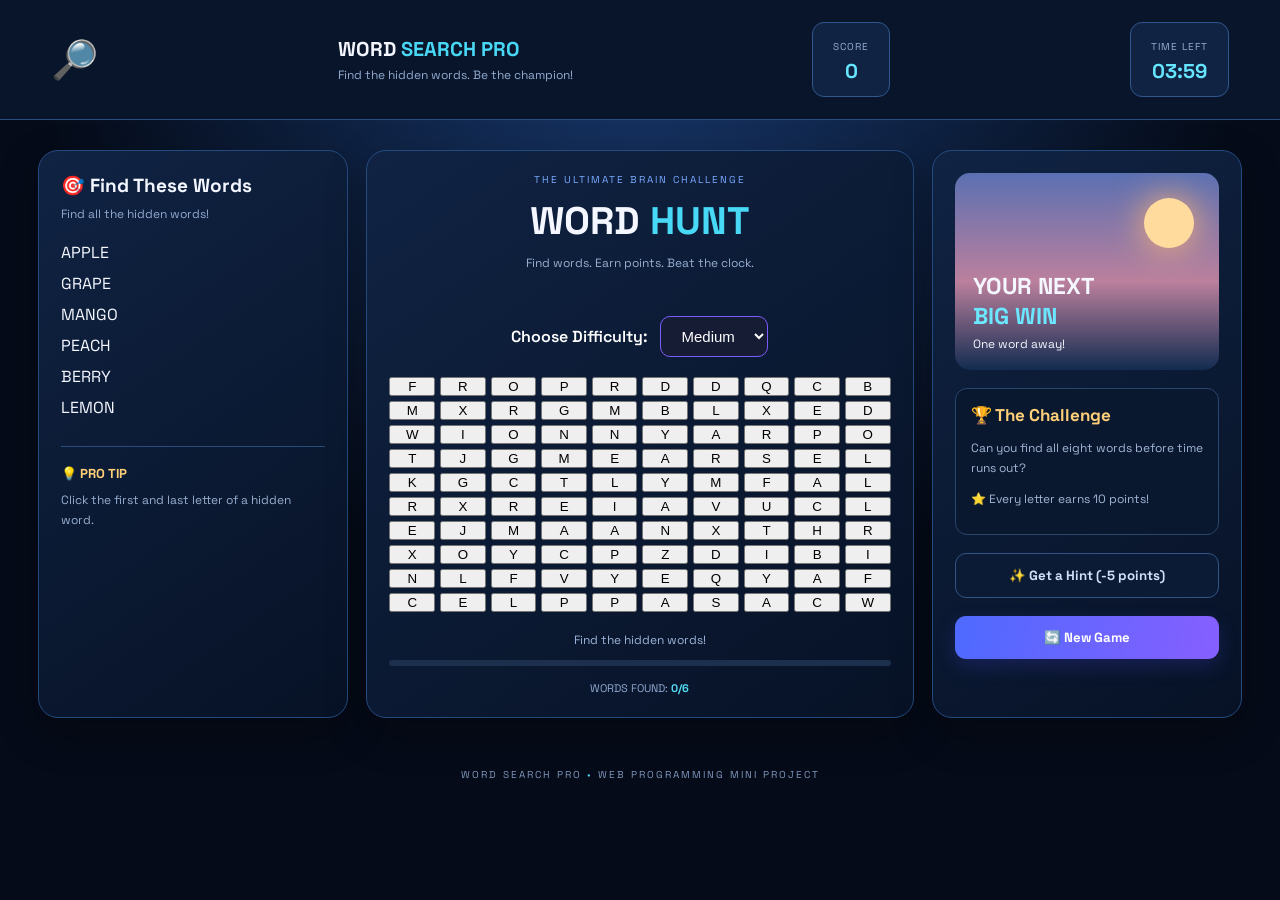
<file: index.html>
<!DOCTYPE html>
<html lang="en">

<head>
    <meta charset="UTF-8">
    <meta name="viewport" content="width=device-width, initial-scale=1.0">
    <title>Word Search Pro</title>
    <link rel="stylesheet" href="style.css">
</head>

<body>

    <header class="header">
        <div class="logo">🔎</div>
        <div>
            <h2>WORD <span>SEARCH PRO</span></h2>
            <p>Find the hidden words. Be the champion!</p>
        </div>
        <div class="score-box">
            <p>SCORE</p>
            <h2 id="score">000</h2>
        </div>
        <div class="score-box">
            <p>TIME LEFT</p>
            <h2 id="timer">04:00</h2>
        </div>
    </header>

    <main class="container">

        <section class="panel words-panel">
            <h2>🎯 Find These Words</h2>
            <p class="subtitle">Find all the hidden words!</p>
            <ul id="wordList"></ul>

            <div class="tip">
                <h3>💡 PRO TIP</h3>
                <p>Click the first and last letter of a hidden word.</p>
            </div>
        </section>

        <section class="panel game-panel">
            <div class="game-title">
                <p>THE ULTIMATE BRAIN CHALLENGE</p>
                <h1>WORD <span>HUNT</span></h1>
                <p>Find words. Earn points. Beat the clock.</p>
            </div>

            <div class="difficulty-control">
                <label for="difficultySelect">Choose Difficulty:</label>
                <select id="difficultySelect">
                    <option value="easy">Easy</option>
                    <option value="medium" selected>Medium</option>
                    <option value="hard">Hard</option>
                </select>
            </div>


            <div id="grid" class="grid"></div>

            <p id="message">Ready? Find your first word!</p>

            <div class="progress-track">
                <div id="progressBar"></div>
            </div>

            <p class="found-count">
                WORDS FOUND: <span id="progress">0 / 8</span>
            </p>
        </section>

        <section class="panel right-panel">
            <div class="hero">
                <div class="sun"></div>
                <h2>YOUR NEXT<br><span>BIG WIN</span></h2>
                <p>One word away!</p>
            </div>

            <div class="challenge">
                <h2>🏆 The Challenge</h2>
                <p>Can you find all eight words before time runs out?</p>
                <p>⭐ Every letter earns 10 points!</p>
            </div>

            <button id="hintBtn" class="secondary">
                ✨ Get a Hint (-5 points)
            </button>

            <button id="newGameBtn" class="primary">
                🔄 New Game
            </button>
        </section>

    </main>

    <footer>
        WORD SEARCH PRO <span>•</span> WEB PROGRAMMING MINI PROJECT
    </footer>

    <div id="modal" class="modal hidden">
        <div class="modal-box">
            <h1 id="resultTitle">🏆 Amazing!</h1>
            <p id="resultText"></p>
            <h2>Final Score: <span id="finalScore">0</span></h2>
            <button id="playAgainBtn" class="primary">
                Play Again ↗
            </button>
        </div>
    </div>

    <script src="script.js"></script>
</body>

</html>
</file>
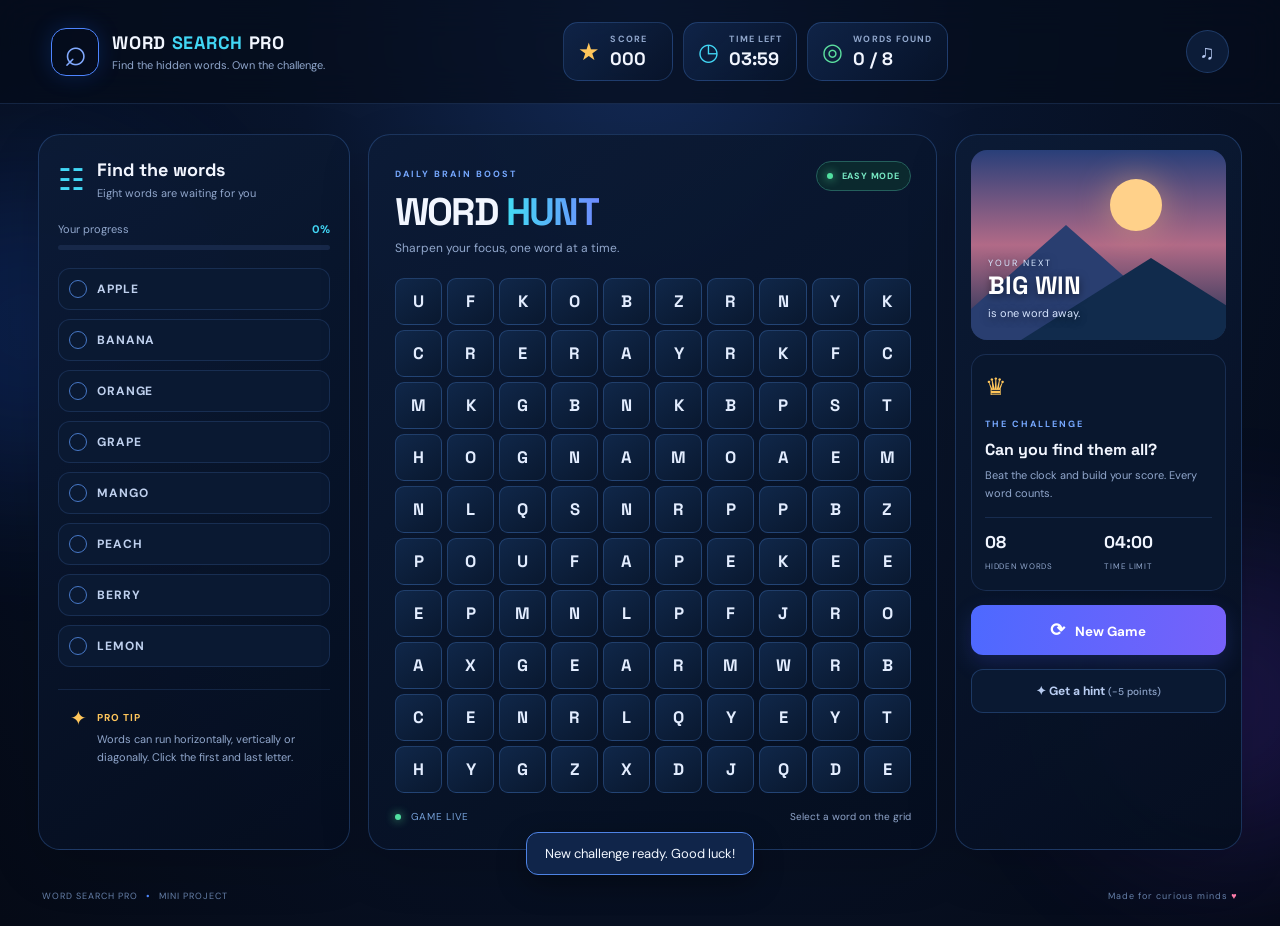
<file: WordSearchPro/index.html>
<!DOCTYPE html>
<html lang="en">
<head>
  <meta charset="UTF-8">
  <meta name="viewport" content="width=device-width, initial-scale=1.0">
  <title>Word Search Pro | Ultimate Edition</title>
  <link rel="stylesheet" href="style.css">
</head>
<body>
  <div class="ambient ambient-one"></div>
  <div class="ambient ambient-two"></div>

  <header class="topbar">
    <a class="brand" href="#" aria-label="Word Search Pro home">
      <span class="brand-icon">⌕</span>
      <span><strong>WORD <i>SEARCH</i> PRO</strong><small>Find the hidden words. Own the challenge.</small></span>
    </a>
    <div class="top-stats">
      <div class="stat-card"><span class="stat-icon gold">★</span><div><small>SCORE</small><strong id="score">000</strong></div></div>
      <div class="stat-card"><span class="stat-icon cyan">◷</span><div><small>TIME LEFT</small><strong id="timer">04:00</strong></div></div>
      <div class="stat-card"><span class="stat-icon green">◎</span><div><small>WORDS FOUND</small><strong id="progress">0 / 8</strong></div></div>
    </div>
    <button class="icon-button" id="soundBtn" title="Toggle sound effects" aria-label="Toggle sound">♫</button>
  </header>

  <main class="layout">
    <aside class="panel word-panel">
      <div class="panel-heading"><span class="heading-symbol">☷</span><div><h2>Find the words</h2><p>Eight words are waiting for you</p></div></div>
      <div class="word-progress"><span id="progressText">Your progress</span><strong id="progressPercent">0%</strong></div>
      <div class="progress-track"><span id="progressBar"></span></div>
      <ul id="wordList" class="word-list"></ul>
      <div class="tip-box"><span class="tip-icon">✦</span><div><strong>PRO TIP</strong><p>Words can run horizontally, vertically or diagonally. Click the first and last letter.</p></div></div>
    </aside>

    <section class="panel game-panel">
      <div class="game-heading">
        <div><span class="eyebrow">DAILY BRAIN BOOST</span><h1>WORD <span>HUNT</span></h1><p>Sharpen your focus, one word at a time.</p></div>
        <div class="level-pill"><span class="pulse"></span> EASY MODE</div>
      </div>
      <div id="grid" class="letter-grid" aria-label="Word search letter grid"></div>
      <div class="grid-footer"><span><span class="live-dot"></span> GAME LIVE</span><span id="selectionHint">Select a word on the grid</span></div>
    </section>

    <aside class="panel side-panel">
      <div class="scene-card">
        <div class="scene-sun"></div><div class="mountain mountain-back"></div><div class="mountain mountain-front"></div>
        <div class="scene-copy"><span>YOUR NEXT</span><strong>BIG WIN</strong><small>is one word away.</small></div>
      </div>
      <div class="challenge-card">
        <div class="challenge-icon">♛</div><span class="eyebrow">THE CHALLENGE</span>
        <h3>Can you find them all?</h3>
        <p>Beat the clock and build your score. Every word counts.</p>
        <div class="mini-metrics"><div><strong>08</strong><small>HIDDEN WORDS</small></div><div><strong>04:00</strong><small>TIME LIMIT</small></div></div>
      </div>
      <button class="primary-button" id="newGameBtn"><span>⟳</span> New Game</button>
      <button class="secondary-button" id="hintBtn">✦ Get a hint <small>(-5 points)</small></button>
    </aside>
  </main>

  <footer class="footer"><span>WORD SEARCH PRO <b>•</b> MINI PROJECT</span><span>Made for curious minds <span class="heart">♥</span></span></footer>

  <div id="toast" class="toast" role="status" aria-live="polite"></div>
  <div id="modal" class="modal hidden" role="dialog" aria-modal="true" aria-labelledby="modalTitle">
    <div class="modal-card"><div class="modal-sparkle">✦</div><p class="eyebrow">CHALLENGE COMPLETE</p><h2 id="modalTitle">Amazing work!</h2><p id="modalMessage">You found all the hidden words.</p><div class="final-score"><small>FINAL SCORE</small><strong id="finalScore">000</strong></div><button class="primary-button" id="playAgainBtn">Play Again ↗</button></div>
  </div>
  <script src="script.js"></script>
</body>
</html>
</file>
<file: style.css>
@import url('https://fonts.googleapis.com/css2?family=Space+Grotesk:wght@400;600;700&display=swap');

* {
    box-sizing: border-box;
    margin: 0;
    padding: 0;
}

body {
    min-height: 100vh;
    font-family: 'Space Grotesk', sans-serif;
    color: #f4f7ff;
    background:
        radial-gradient(circle at top, #18396e, transparent 55%),
        #050b18;
}

.header {
    display: flex;
    align-items: center;
    justify-content: space-between;
    gap: 20px;
    flex-wrap: wrap;
    padding: 22px 4%;
    background: #08152a;
    border-bottom: 1px solid #284b80;
}

.logo {
    font-size: 38px;
}

.header h2 {
    font-size: 20px;
}

.header h2 span {
    color: #48d8f5;
}

.header p {
    color: #94acd1;
    font-size: 12px;
    margin-top: 5px;
}

.score-box {
    text-align: center;
    padding: 12px 20px;
    border: 1px solid #31578e;
    border-radius: 12px;
    background: #102343;
}

.score-box p {
    font-size: 10px;
    letter-spacing: 1px;
}

.score-box h2 {
    color: #66e5ff;
    margin-top: 5px;
}

.container {
    width: 94%;
    max-width: 1450px;
    margin: 30px auto;
    display: grid;
    grid-template-columns: 0.85fr 1.5fr 0.85fr;
    gap: 18px;
}

.panel {
    padding: 22px;
    border: 1px solid #244b80;
    border-radius: 20px;
    background: linear-gradient(145deg, #102343, #071226);
    box-shadow: 0 15px 40px #0004;
}

.words-panel h2 {
    font-size: 19px;
}

.subtitle {
    color: #91a9ce;
    font-size: 12px;
    margin-top: 8px;
}

#wordList {
    list-style: none;
    margin-top: 20px;
    display: grid;
    gap: 10px;
}

#wordList li {
    padding: 12px;
    border: 1px solid #294c78;
    border-radius: 10px;
    background: #0a1a34;
    color: #d1def4;
    font-size: 12px;
    font-weight: bold;
    letter-spacing: 1px;
}

#wordList li.found {
    background: #103a30;
    border-color: #38d8a0;
    color: #75f5bc;
    text-decoration: line-through;
}

.tip {
    margin-top: 28px;
    padding-top: 18px;
    border-top: 1px solid #294c78;
}

.tip h3 {
    color: #ffd078;
    font-size: 13px;
}

.tip p {
    color: #98afd0;
    font-size: 12px;
    line-height: 1.7;
    margin-top: 8px;
}

.game-panel {
    display: flex;
    flex-direction: column;
    justify-content: center;
}

.game-title {
    text-align: center;
    margin-bottom: 25px;
}

.game-title p:first-child {
    color: #79a9ff;
    font-size: 10px;
    letter-spacing: 2px;
}

.game-title h1 {
    font-size: clamp(28px, 3vw, 42px);
    margin: 10px 0;
}

.game-title h1 span {
    color: #47d9f5;
}

.game-title p:last-child {
    color: #99afd0;
    font-size: 12px;
}

.grid {
    width: 100%;
    max-width: 570px;
    margin: 0 auto;
    display: grid;
    grid-template-columns: repeat(10, minmax(0, 1fr));
    gap: 5px;
}

.letter {
    aspect-ratio: 1;
    min-width: 0;
    border: 1px solid #2a5286;
    border-radius: 8px;
    background: linear-gradient(145deg, #173459, #0b1b35);
    color: #edf5ff;
    font: bold clamp(10px, 1.4vw, 17px) 'Space Grotesk', sans-serif;
    cursor: pointer;
    transition: 0.2s;
}

.letter:hover {
    background: #204c83;
    border-color: #63d8ff;
    transform: translateY(-2px);
    box-shadow: 0 0 12px #38aaff55;
}

.letter.selected {
    background: #416eff;
    border-color: #a9ddff;
    box-shadow: 0 0 14px #438bff;
}

.letter.found {
    background: #146451;
    border-color: #46e5ad;
    color: #a0ffdb;
}

#message {
    text-align: center;
    color: #9db5da;
    font-size: 12px;
    margin: 20px 0 12px;
}

.progress-track {
    width: 100%;
    height: 6px;
    background: #1c304e;
    border-radius: 20px;
    overflow: hidden;
}

#progressBar {
    height: 100%;
    width: 0;
    background: linear-gradient(90deg, #536cff, #40e0e9);
    transition: width 0.3s;
}

.found-count {
    margin-top: 15px;
    text-align: center;
    font-size: 11px;
    color: #90a9d1;
}

.found-count span {
    color: #55ddf6;
    font-weight: bold;
}

.right-panel {
    display: flex;
    flex-direction: column;
    gap: 18px;
}

.hero {
    min-height: 190px;
    padding: 18px;
    border-radius: 15px;
    overflow: hidden;
    position: relative;
    background: linear-gradient(#5b70b2, #bb809d 55%, #122b50);
}

.sun {
    position: absolute;
    top: 25px;
    right: 25px;
    width: 50px;
    height: 50px;
    border-radius: 50%;
    background: #ffdc9e;
    box-shadow: 0 0 35px #ffb775;
}

.hero h2 {
    position: relative;
    margin-top: 80px;
    font-size: 23px;
}

.hero h2 span {
    color: #6be8ff;
}

.hero p {
    position: relative;
    margin-top: 5px;
    font-size: 12px;
}

.challenge {
    padding: 15px;
    border: 1px solid #29466d;
    border-radius: 12px;
    background: #09182f;
}

.challenge h2 {
    font-size: 17px;
    color: #ffd078;
    margin-bottom: 12px;
}

.challenge p {
    font-size: 12px;
    line-height: 1.7;
    color: #a2b6d5;
    margin-bottom: 10px;
}

button.primary,
button.secondary {
    width: 100%;
    padding: 13px;
    border-radius: 11px;
    cursor: pointer;
    font-family: inherit;
    font-weight: bold;
    transition: 0.2s;
}

.primary {
    border: none;
    color: white;
    background: linear-gradient(100deg, #4e6aff, #865fff);
    box-shadow: 0 7px 20px #554cff35;
}

.secondary {
    border: 1px solid #315585;
    background: #0b1b35;
    color: #d2e1fb;
}

button:hover {
    transform: translateY(-2px);
    filter: brightness(1.15);
}

footer {
    text-align: center;
    padding: 20px;
    color: #7f97bc;
    font-size: 10px;
    letter-spacing: 2px;
}

footer span {
    color: #48d8f5;
}

.modal {
    position: fixed;
    inset: 0;
    z-index: 10;
    display: grid;
    place-items: center;
    padding: 20px;
    background: #020713dd;
    backdrop-filter: blur(8px);
}

.hidden {
    display: none;
}

.modal-box {
    width: min(380px, 100%);
    padding: 30px;
    text-align: center;
    border: 1px solid #568bff;
    border-radius: 20px;
    background: #102343;
    box-shadow: 0 20px 70px #0009;
}

.modal-box h1 {
    color: #67e6ff;
    margin-bottom: 15px;
}

.modal-box p {
    color: #b2c4e2;
    margin-bottom: 18px;
}

.modal-box h2 {
    margin-bottom: 20px;
}

.modal-box h2 span {
    color: #ffd078;
}

@media (max-width: 1000px) {
    .container {
        grid-template-columns: 1fr 1.5fr;
    }

    .right-panel {
        grid-column: 1 / -1;
    }
}

@media (max-width: 650px) {
    .container {
        display: flex;
        flex-direction: column;
    }

    .header {
        justify-content: center;
    }

    .grid {
        gap: 3px;
    }

    .letter {
        border-radius: 5px;
    }
}

.difficulty-control {
    display: flex;
    align-items: center;
    justify-content: center;
    gap: 12px;
    margin: 20px 0;
    flex-wrap: wrap;
}

.difficulty-control label {
    color: #ffffff;
    font-weight: 600;
}

.difficulty-control select {
    background: #171c35;
    color: #ffffff;
    border: 1px solid #7c5cff;
    border-radius: 10px;
    padding: 10px 16px;
    font-size: 15px;
    cursor: pointer;
    outline: none;
}

/* Smooth game animations */
.cell {
    transition: transform 0.2s ease, box-shadow 0.2s ease;
}

.cell:hover {
    transform: scale(1.08);
    box-shadow: 0 0 12px rgba(124, 92, 255, 0.7);
}

.cell.found-cell {
    animation: wordFound 0.45s ease;
}

@keyframes wordFound {
    0% {
        transform: scale(1);
    }

    50% {
        transform: scale(1.2);
        box-shadow: 0 0 20px #38e8a5;
    }

    100% {
        transform: scale(1);
    }
}

/* Victory popup animation */
#modal:not(.hidden) {
    animation: popupIn 0.4s ease;
}

@keyframes popupIn {
    from {
        opacity: 0;
        transform: scale(0.85);
    }

    to {
        opacity: 1;
        transform: scale(1);
    }
}
</file>
<file: WordSearchPro/style.css>
@import url('https://fonts.googleapis.com/css2?family=DM+Sans:wght@400;500;600;700&family=Space+Grotesk:wght@400;500;600;700&display=swap');

:root{--bg:#060d1d;--panel:rgba(10,22,46,.88);--line:rgba(80,139,230,.28);--text:#f2f6ff;--muted:#91a7cc;--blue:#4b8dff;--cyan:#42d7f5;--purple:#8267ff;--green:#5ce0a0;--gold:#ffc65b}
*{box-sizing:border-box}
body{margin:0;min-height:100vh;color:var(--text);font-family:'DM Sans',sans-serif;background:radial-gradient(ellipse at 50% 0%,#142b57 0%,#09152d 38%,#050a16 100%);overflow-x:hidden}
.ambient{position:fixed;pointer-events:none;filter:blur(75px);opacity:.18;border-radius:50%;z-index:-1}.ambient-one{width:330px;height:330px;background:#246bff;top:18%;left:-140px}.ambient-two{width:300px;height:300px;background:#773dff;right:-100px;bottom:5%}
.topbar{display:flex;align-items:center;justify-content:space-between;gap:24px;padding:22px clamp(18px,4vw,58px);border-bottom:1px solid rgba(96,145,230,.18);background:rgba(5,12,27,.7);backdrop-filter:blur(18px)}
.brand{display:flex;align-items:center;gap:13px;color:inherit;text-decoration:none;min-width:230px}.brand-icon{display:grid;place-items:center;width:48px;height:48px;border-radius:15px;border:1px solid #4d84ff;color:#82aaff;font-size:39px;line-height:1;box-shadow:0 0 22px #246bff35}.brand strong{display:block;font:700 18px 'Space Grotesk',sans-serif;letter-spacing:.7px}.brand i{font-style:normal;color:var(--cyan)}.brand small{display:block;margin-top:4px;color:var(--muted);font-size:11px}
.top-stats{display:flex;gap:10px}.stat-card{display:flex;align-items:center;gap:10px;min-width:110px;padding:10px 14px;border:1px solid var(--line);border-radius:15px;background:linear-gradient(135deg,rgba(18,39,77,.85),rgba(8,20,42,.8))}.stat-icon{font-size:24px}.gold{color:var(--gold)}.cyan{color:var(--cyan)}.green{color:var(--green)}.stat-card small{display:block;color:var(--muted);font-size:9px;letter-spacing:1.1px;font-weight:700}.stat-card strong{display:block;font:700 18px 'Space Grotesk',sans-serif;margin-top:2px}.icon-button{width:43px;height:43px;border-radius:50%;border:1px solid var(--line);background:#0c1c38;color:#b9ccf5;font-size:20px;cursor:pointer}
.layout{width:min(1450px,94%);margin:30px auto 24px;display:grid;grid-template-columns:minmax(220px,.85fr) minmax(400px,1.55fr) minmax(220px,.78fr);gap:18px;align-items:stretch}
.panel{border:1px solid var(--line);border-radius:22px;background:linear-gradient(145deg,rgba(12,27,54,.94),rgba(5,14,31,.94));box-shadow:0 18px 50px #00000025;overflow:hidden}
.word-panel{padding:23px 19px;display:flex;flex-direction:column}.panel-heading{display:flex;gap:12px;align-items:center;margin-bottom:22px}.heading-symbol{font-size:30px;color:var(--cyan)}h2,h3,p{margin-top:0}.panel-heading h2{font:700 18px 'Space Grotesk',sans-serif;margin:0}.panel-heading p{color:var(--muted);font-size:11px;margin:5px 0 0}.word-progress{display:flex;justify-content:space-between;color:var(--muted);font-size:11px;margin-bottom:9px}.word-progress strong{color:var(--cyan)}.progress-track{height:5px;border-radius:10px;background:#172849;overflow:hidden;margin-bottom:18px}.progress-track span{display:block;height:100%;width:0;background:linear-gradient(90deg,var(--blue),var(--cyan));border-radius:10px;transition:width .3s}
.word-list{list-style:none;padding:0;margin:0;display:grid;gap:9px}.word-list li{display:flex;align-items:center;gap:10px;padding:11px 10px;border:1px solid rgba(73,120,194,.22);border-radius:12px;background:#0a1932;color:#bfd0ee;font-size:12px;font-weight:700;letter-spacing:.8px;transition:.25s}.word-check{width:18px;height:18px;display:grid;place-items:center;border:1.5px solid #4778c7;border-radius:50%;font-size:11px;flex-shrink:0}.word-list li.found{border-color:#2b9977;background:#0a2c2b;color:#6fe6b1;text-decoration:line-through}.word-list li.found .word-check{background:#36b887;color:#041b17;border-color:#36b887}
.tip-box{display:flex;gap:10px;margin-top:auto;padding:15px 12px 4px;border-top:1px solid rgba(73,120,194,.2);margin-top:22px}.tip-icon{color:var(--gold);font-size:20px}.tip-box strong{font-size:10px;color:var(--gold);letter-spacing:1px}.tip-box p{color:var(--muted);font-size:11px;line-height:1.6;margin:5px 0 0}
.game-panel{padding:clamp(17px,2vw,29px);display:flex;flex-direction:column}.game-heading{display:flex;align-items:flex-start;justify-content:space-between;gap:12px;margin-bottom:22px}.eyebrow{font-size:9px;font-weight:700;letter-spacing:2px;color:#76a8ff}.game-heading h1{font:700 clamp(27px,3vw,42px) 'Space Grotesk',sans-serif;letter-spacing:-1.8px;margin:5px 0 4px}.game-heading h1 span{background:linear-gradient(90deg,#42dcf4,#6e8bff);-webkit-background-clip:text;background-clip:text;color:transparent}.game-heading p{font-size:12px;color:var(--muted);margin:0}.level-pill{white-space:nowrap;padding:8px 10px;border:1px solid #245f5c;background:#0b292e;border-radius:30px;color:#78e9c4;font-size:9px;font-weight:700;letter-spacing:.8px}.pulse,.live-dot{display:inline-block;width:6px;height:6px;border-radius:50%;background:#51e0a0;margin-right:6px;box-shadow:0 0 10px #51e0a0}
.letter-grid{width:100%;max-width:570px;align-self:center;display:grid;grid-template-columns:repeat(10,minmax(0,1fr));gap:5px;user-select:none}.letter{aspect-ratio:1;min-width:0;border:1px solid rgba(74,130,208,.34);border-radius:9px;background:linear-gradient(145deg,#102749,#09182f);color:#e3edff;font:700 clamp(11px,1.3vw,17px) 'Space Grotesk',sans-serif;cursor:pointer;transition:transform .12s,border-color .12s,background .12s,box-shadow .12s;padding:0}.letter:hover{transform:translateY(-2px);border-color:#5ba4ff;background:#173765}.letter.selected{background:#2d65c8;border-color:#8acbff;box-shadow:0 0 14px #3288ff6b;color:#fff}.letter.found{background:linear-gradient(145deg,#176a60,#10483f);border-color:#42d6a0;color:#9affd8}.letter:focus-visible,button:focus-visible{outline:2px solid var(--cyan);outline-offset:2px}
.grid-footer{display:flex;justify-content:space-between;gap:10px;margin-top:17px;color:#75a0d8;font-size:10px;letter-spacing:.7px}.grid-footer span:last-child{color:var(--muted);letter-spacing:0}
.side-panel{padding:15px;display:flex;flex-direction:column;gap:14px}.scene-card{height:190px;position:relative;overflow:hidden;border-radius:16px;background:linear-gradient(180deg,#293f79 0%,#b16a87 50%,#152d52 100%)}.scene-sun{position:absolute;top:29px;right:25%;width:52px;height:52px;border-radius:50%;background:#ffd18a;box-shadow:0 0 35px #ffba7777}.mountain{position:absolute;bottom:0;width:0;height:0;border-left:130px solid transparent;border-right:130px solid transparent}.mountain-back{left:-35px;border-bottom:115px solid #293e70}.mountain-front{right:-55px;border-bottom:82px solid #112b4c}.scene-copy{position:absolute;left:17px;bottom:18px;text-shadow:0 2px 8px #0008}.scene-copy span{display:block;font-size:9px;letter-spacing:2px;color:#d7e7ff}.scene-copy strong{display:block;font:700 25px 'Space Grotesk',sans-serif;color:#fff}.scene-copy small{font-size:11px;color:#d6e5ff}
.challenge-card{padding:16px 13px;border:1px solid rgba(82,130,209,.22);border-radius:15px;background:#09172e}.challenge-icon{font-size:24px;color:var(--gold);margin-bottom:9px}.challenge-card h3{font:700 16px 'Space Grotesk',sans-serif;margin:7px 0}.challenge-card p{font-size:11px;line-height:1.6;color:var(--muted);margin-bottom:15px}.mini-metrics{display:flex;gap:12px;border-top:1px solid rgba(82,130,209,.2);padding-top:13px}.mini-metrics div{flex:1}.mini-metrics strong{display:block;font:700 17px 'Space Grotesk',sans-serif}.mini-metrics small{font-size:8px;color:var(--muted);letter-spacing:.7px}
button{font-family:inherit}.primary-button,.secondary-button{width:100%;border-radius:12px;padding:13px 14px;font-weight:700;cursor:pointer;transition:transform .18s,filter .18s}.primary-button{border:0;color:white;background:linear-gradient(100deg,#4d69ff,#7761fa);box-shadow:0 8px 22px #4c61ff32}.primary-button span{font-size:18px;margin-right:7px}.primary-button:hover,.secondary-button:hover{transform:translateY(-2px);filter:brightness(1.12)}.secondary-button{border:1px solid var(--line);color:#b9cdf2;background:#0a1932;font-size:12px}.secondary-button small{color:var(--muted);font-weight:500}
.footer{width:min(1450px,94%);margin:0 auto;padding:16px 4px 24px;display:flex;justify-content:space-between;gap:12px;color:#657fa8;font-size:9px;letter-spacing:1px}.footer b{color:#4e88ff;margin:0 5px}.heart{color:#ff7caa}
.toast{position:fixed;left:50%;bottom:25px;transform:translate(-50%,20px);opacity:0;pointer-events:none;padding:12px 18px;border:1px solid #4e83e5;border-radius:12px;background:#10254a;color:#f2f7ff;box-shadow:0 10px 30px #0005;font-size:13px;transition:.25s;z-index:5}.toast.show{opacity:1;transform:translate(-50%,0)}
.modal{position:fixed;inset:0;z-index:10;display:grid;place-items:center;padding:20px;background:#020713c9;backdrop-filter:blur(8px)}.modal.hidden{display:none}.modal-card{width:min(390px,100%);text-align:center;padding:32px 25px;border:1px solid #4c7ed8;border-radius:22px;background:linear-gradient(145deg,#10254b,#071226);box-shadow:0 25px 80px #0008}.modal-sparkle{font-size:36px;color:var(--gold)}.modal-card h2{font:700 28px 'Space Grotesk',sans-serif;margin:10px 0}.modal-card>p:not(.eyebrow){font-size:13px;color:var(--muted)}.final-score{padding:15px;margin:20px 0;border-radius:13px;background:#09172e}.final-score small{display:block;color:var(--muted);font-size:10px;letter-spacing:2px}.final-score strong{font:700 35px 'Space Grotesk',sans-serif;color:var(--cyan)}
@media(max-width:1050px){.topbar{flex-wrap:wrap}.top-stats{order:3;width:100%;justify-content:center}.layout{grid-template-columns:1fr 1.6fr}.side-panel{grid-column:1/-1;display:grid;grid-template-columns:1fr 1fr;align-items:stretch}.scene-card{height:auto;min-height:190px;grid-row:span 2}.side-panel .primary-button,.side-panel .secondary-button{align-self:end}}
@media(max-width:680px){.topbar{padding:16px}.brand{min-width:0}.brand strong{font-size:15px}.brand small{font-size:9px}.top-stats{gap:6px}.stat-card{flex:1;min-width:0;padding:9px 7px;gap:6px}.stat-icon{font-size:18px}.stat-card small{font-size:7px}.stat-card strong{font-size:15px}.icon-button{width:38px;height:38px}.layout{display:flex;flex-direction:column;width:92%;margin-top:18px}.game-panel{order:1}.word-panel{order:2}.side-panel{order:3;display:flex}.scene-card{min-height:180px}.letter-grid{gap:3px}.letter{border-radius:6px}.game-heading h1{font-size:30px}.level-pill{font-size:8px}.footer{font-size:8px}}
</file>
